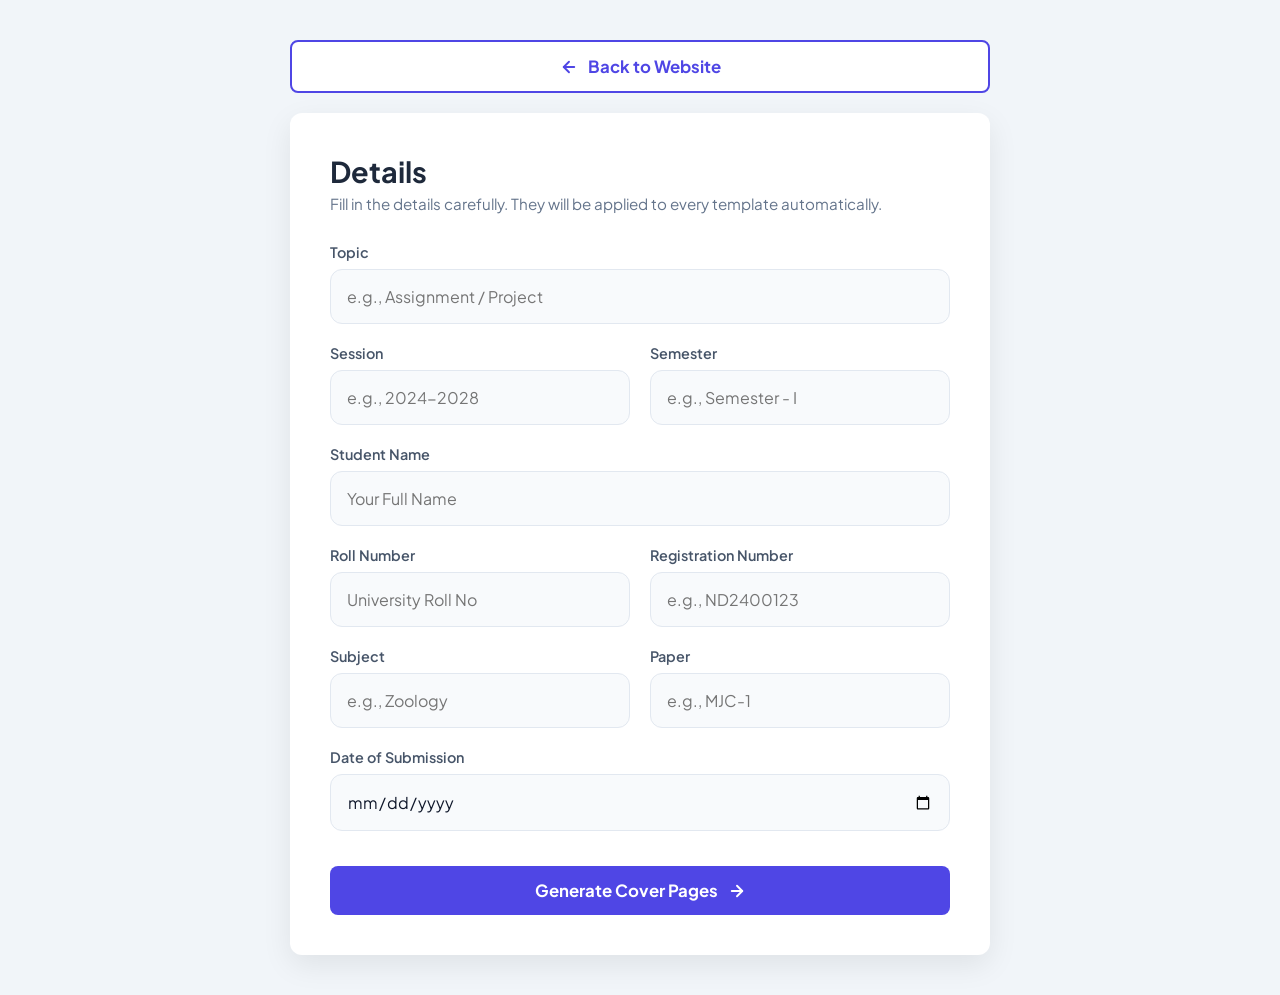
<file: cover-page.html>
<!DOCTYPE html>
<html lang="en" data-theme="light">
<head>
    <meta charset="UTF-8">
    <meta name="viewport" content="width=device-width, initial-scale=1.0">
    <meta name="description" content="Generate a premium A4 cover page for your ND College assignments, practicals, and project files.">
    <meta name="theme-color" content="#4f46e5">
    <meta name="robots" content="noindex">
    <title>Generate Cover Page | ND College</title>

    <link rel="icon" type="image/png" href="logo.png">

    <script>
        (function () {
            try {
                const savedTheme = localStorage.getItem('theme');
                const systemPrefersDark = window.matchMedia && window.matchMedia('(prefers-color-scheme: dark)').matches;

                if (savedTheme === 'dark' || savedTheme === 'light') {
                    document.documentElement.setAttribute('data-theme', savedTheme);
                } else if (systemPrefersDark) {
                    document.documentElement.setAttribute('data-theme', 'dark');
                }
            } catch (e) { }
        })();
    </script>

    <link rel="preconnect" href="https://fonts.googleapis.com">
    <link rel="preconnect" href="https://fonts.gstatic.com" crossorigin>
    <link href="https://fonts.googleapis.com/css2?family=Plus+Jakarta+Sans:wght@400;500;600;700;800&display=swap" rel="stylesheet">

    <link rel="stylesheet" href="cover-page.css">
</head>
<body>

    <a href="#step-1" class="skip-link">Skip to form</a>

    <svg style="display:none" aria-hidden="true">
        <symbol id="sprite-arrow-left" viewBox="0 0 24 24"><line x1="19" y1="12" x2="5" y2="12"></line><polyline points="12 19 5 12 12 5"></polyline></symbol>
        <symbol id="sprite-arrow-right" viewBox="0 0 24 24"><line x1="5" y1="12" x2="19" y2="12"></line><polyline points="12 5 19 12 12 19"></polyline></symbol>
        <symbol id="sprite-edit" viewBox="0 0 24 24"><path d="M17 3a2.85 2.83 0 1 1 4 4L7.5 20.5 2 22l1.5-5.5Z"></path></symbol>
        <symbol id="sprite-printer" viewBox="0 0 24 24"><polyline points="6 9 6 2 18 2 18 9"></polyline><path d="M6 18H4a2 2 0 0 1-2-2v-5a2 2 0 0 1 2-2h16a2 2 0 0 1 2 2v5a2 2 0 0 1-2 2h-2"></path><rect x="6" y="14" width="12" height="8"></rect></symbol>
    </svg>

    <div class="main-container">

        <!-- ========================================== -->
        <!-- STEP 1: INPUT FORM                         -->
        <!-- ========================================== -->
        <div id="step-1" class="step-section active no-print" aria-hidden="false">
            
            <!-- PERFECT BUTTON DESIGN (No underline issues) -->
            <div style="width: 100%; max-width: 700px; margin-bottom: 20px;">
                <button type="button" class="btn-secondary" onclick="window.location.href='index.html'" style="margin-top: 0; width: 100%;">
                    <svg width="18" height="18" viewBox="0 0 24 24" fill="none" stroke="currentColor" stroke-width="2.5" stroke-linecap="round" stroke-linejoin="round" aria-hidden="true"><use href="#sprite-arrow-left"></use></svg>
                    Back to Website
                </button>
            </div>

            <div class="form-card">

                <h3>Details</h3>
                <p>Fill in the details carefully. They will be applied to every template automatically.</p>

                <div class="input-group">
                    <label for="in-topic">Topic</label>
                    <input type="text" id="in-topic" name="topic" placeholder="e.g., Assignment / Project" autocomplete="off">
                </div>

                <div class="input-row">
                    <div class="input-group">
                        <label for="in-session">Session</label>
                        <input type="text" id="in-session" name="session" placeholder="e.g., 2024-2028" autocomplete="off">
                    </div>
                    <div class="input-group">
                        <label for="in-sem">Semester</label>
                        <input type="text" id="in-sem" name="semester" placeholder="e.g., Semester - I" autocomplete="off">
                    </div>
                </div>

                <div class="input-group">
                    <label for="in-name">Student Name</label>
                    <input type="text" id="in-name" name="studentName" placeholder="Your Full Name" autocomplete="name">
                </div>

                <div class="input-row">
                    <div class="input-group">
                        <label for="in-roll">Roll Number</label>
                        <input type="text" id="in-roll" name="rollNumber" placeholder="University Roll No" autocomplete="off">
                    </div>
                    <div class="input-group">
                        <label for="in-reg">Registration Number</label>
                        <input type="text" id="in-reg" name="registrationNumber" placeholder="e.g., ND2400123" autocomplete="off">
                    </div>
                </div>

                <div class="input-row">
                    <div class="input-group">
                        <label for="in-subject">Subject</label>
                        <input type="text" id="in-subject" name="subject" placeholder="e.g., Zoology" autocomplete="off">
                    </div>
                    <div class="input-group">
                        <label for="in-paper">Paper</label>
                        <input type="text" id="in-paper" name="paper" placeholder="e.g., MJC-1" autocomplete="off">
                    </div>
                </div>

                <div class="input-group">
                    <label for="in-date">Date of Submission</label>
                    <input type="date" id="in-date" name="submissionDate">
                </div>

                <button type="button" id="generate-btn" class="btn-primary">Generate Cover Pages
                    <svg width="18" height="18" viewBox="0 0 24 24" fill="none" stroke="currentColor" stroke-width="2.5" stroke-linecap="round" stroke-linejoin="round" aria-hidden="true"><use href="#sprite-arrow-right"></use></svg>
                </button>
            </div>
        </div>

        <!-- ========================================== -->
        <!-- STEP 2: PLUG & PLAY MULTI-TEMPLATE PREVIEW -->
        <!-- ========================================== -->
        <div id="step-2" class="step-section" aria-hidden="true">

            <!-- UPDATED LARGE EDIT BUTTON -->
            <div class="action-buttons no-print" style="width: 100%; max-width: 210mm; margin-bottom: 30px;">
                <button type="button" id="edit-btn" class="btn-secondary" style="margin-top: 0; width: 100%;">
                    <svg width="18" height="18" viewBox="0 0 24 24" fill="none" stroke="currentColor" stroke-width="2.5" stroke-linecap="round" stroke-linejoin="round" aria-hidden="true"><use href="#sprite-edit"></use></svg>
                    Edit Details
                </button>
            </div>

            <!-- New templates can be dropped into this grid: one .template-wrapper block per design -->
            <div class="templates-grid">

                <!-- ============================== -->
                <!-- TEMPLATE 1 (page-1-style)      -->
                <!-- ============================== -->
                <div class="template-wrapper">
                    <span class="template-label no-print">Template 1 &mdash; Classic Gold</span>
                    <div class="a4-scale-wrapper">
                        <div class="a4-sheet page-1-style">
                            <div class="sheet-border">

                                <span class="corner corner-tl"></span>
                                <span class="corner corner-tr"></span>
                                <span class="corner corner-bl"></span>
                                <span class="corner corner-br"></span>
                                <img src="logo.png" alt="" class="watermark" aria-hidden="true">

                                <div class="college-header">
                                    <div class="logo-placeholder">
                                        <img src="logo.png" alt="ND College Logo" class="cover-logo-img">
                                    </div>
                                    <h1>ND College, Purnea</h1>
                                    <div class="header-divider"><span></span><i></i><span></span></div>
                                    <p>Affiliated to Purnea University, Purnea</p>
                                </div>

                                <div class="title-section">
                                    <span class="eyebrow">Presenting the Topic</span>
                                    <h2 class="out-topic">Topic Name Here</h2>
                                    <h3 class="out-session">Session: 2024-2028</h3>
                                </div>

                                <div class="details-section">
                                    <table class="premium-table">
                                        <tr><td class="label">Name</td><td class="colon">:</td><td class="value out-name">Student Name</td></tr>
                                        <tr><td class="label">Semester</td><td class="colon">:</td><td class="value out-sem">Semester</td></tr>
                                        <tr><td class="label">Roll Number</td><td class="colon">:</td><td class="value out-roll">Roll Number</td></tr>
                                        <tr><td class="label">Registration No</td><td class="colon">:</td><td class="value out-reg">Registration No</td></tr>
                                        <tr><td class="label">Subject</td><td class="colon">:</td><td class="value out-subject">Subject Name</td></tr>
                                        <tr><td class="label">Paper</td><td class="colon">:</td><td class="value out-paper">Paper Name</td></tr>
                                    </table>
                                </div>

                                <div class="footer-section">
                                    <div class="footer-left">
                                        <div class="date-box">
                                            <span class="label">Date:</span>
                                            <span class="value out-date">DD / MM / YYYY</span>
                                        </div>
                                    </div>
                                    <div class="footer-right">
                                        <div class="signature-line">Signature of Teacher</div>
                                    </div>
                                </div>

                            </div>
                        </div>
                    </div>

                    <button type="button" class="btn-primary no-print print-btn" onclick="printTemplate(this)">
                        <svg width="18" height="18" viewBox="0 0 24 24" fill="none" stroke="currentColor" stroke-width="2" stroke-linecap="round" stroke-linejoin="round" aria-hidden="true"><use href="#sprite-printer"></use></svg>
                        Print or Save
                    </button>
                </div>
                <!-- TEMPLATE 1 END -->

                <!-- ============================== -->
                <!-- TEMPLATE 2 (page-2-style)      -->
                <!-- ============================== -->
                <div class="template-wrapper">
                    <span class="template-label no-print">Template 2 &mdash; Modern Minimal</span>
                    <div class="a4-scale-wrapper">
                        <div class="a4-sheet page-2-style">
                            <div class="sheet-border">

                                <span class="side-accent" aria-hidden="true"></span>

                                <div class="college-header">
                                    <div class="logo-placeholder">
                                        <img src="logo.png" alt="ND College Logo" class="cover-logo-img">
                                    </div>
                                    <div class="college-header-text">
                                        <h1>ND College, Purnea</h1>
                                        <p>Affiliated to Purnea University, Purnea</p>
                                    </div>
                                </div>

                                <div class="title-band">
                                    <span class="eyebrow">Presenting the Topic</span>
                                    <h2 class="out-topic">Topic Name Here</h2>
                                    <h3 class="out-session">Session: 2024-2028</h3>
                                </div>

                                <div class="details-section">
                                    <div class="detail-grid">
                                        <div class="detail-card"><span class="label">Name</span><span class="value out-name">Student Name</span></div>
                                        <div class="detail-card"><span class="label">Semester</span><span class="value out-sem">Semester</span></div>
                                        <div class="detail-card"><span class="label">Roll Number</span><span class="value out-roll">Roll Number</span></div>
                                        <div class="detail-card"><span class="label">Registration No</span><span class="value out-reg">Registration No</span></div>
                                        <div class="detail-card"><span class="label">Subject</span><span class="value out-subject">Subject Name</span></div>
                                        <div class="detail-card"><span class="label">Paper</span><span class="value out-paper">Paper Name</span></div>
                                    </div>
                                </div>

                                <div class="footer-section">
                                    <div class="date-box">
                                        <span class="label">Date of Submission</span>
                                        <span class="value out-date">DD / MM / YYYY</span>
                                    </div>
                                    <div class="signature-line">Signature of Teacher</div>
                                </div>

                            </div>
                        </div>
                    </div>

                    <button type="button" class="btn-primary no-print print-btn" onclick="printTemplate(this)">
                        <svg width="18" height="18" viewBox="0 0 24 24" fill="none" stroke="currentColor" stroke-width="2" stroke-linecap="round" stroke-linejoin="round" aria-hidden="true"><use href="#sprite-printer"></use></svg>
                        Print or Save
                    </button>
                </div>
                <!-- TEMPLATE 2 END -->

            </div>
        </div>

    </div>

    <script src="cover-page.js" defer></script>
</body>
</html>
</file>
<file: cover-page.css>
* {
    margin: 0;
    padding: 0;
    box-sizing: border-box;
    font-family: 'Plus Jakarta Sans', sans-serif;
    -webkit-tap-highlight-color: transparent;
}

body {
    background-color: #f1f5f9;
    color: #0f172a;
}

a, button { outline: none; }
a:focus-visible, button:focus-visible { outline: 2px solid #4f46e5; outline-offset: 3px; border-radius: 4px; }
svg { display: block; flex-shrink: 0; }

@media (prefers-reduced-motion: reduce) {
    *, *::before, *::after {
        animation-duration: 0.01ms !important;
        animation-iteration-count: 1 !important;
        transition-duration: 0.01ms !important;
    }
}

.skip-link {
    position: absolute;
    top: -60px;
    left: 10px;
    background: #4f46e5;
    color: #fff;
    padding: 12px 20px;
    border-radius: 0 0 8px 8px;
    font-weight: 700;
    text-decoration: none;
    z-index: 2000;
    transition: top 0.2s ease;
}
.skip-link:focus { top: 0; }

.top-bar {
    display: flex; justify-content: space-between; align-items: center;
    background: #ffffff; padding: 15px 30px;
    box-shadow: 0 4px 6px rgba(0,0,0,0.05); position: sticky; top: 0; z-index: 100;
}

.back-btn {
    background: none; border: none; font: inherit; cursor: pointer; text-decoration: none;
    color: #4f46e5; font-weight: 600; display: inline-flex; align-items: center; gap: 8px;
    padding: 8px 10px; border-radius: 8px; transition: 0.2s;
}
.back-btn:hover { background: rgba(79, 70, 229, 0.08); }
.top-bar h2 { font-size: 1.2rem; color: #1e293b; }

.main-container { padding: 40px 20px; display: flex; justify-content: center; width: 100%; }

.step-section { display: none; width: 100%; max-width: 1200px; animation: simpleFade 0.4s ease-in-out; }
.step-section.active { display: flex; flex-direction: column; align-items: center; }

@keyframes simpleFade {
    from { opacity: 0; }
    to { opacity: 1; }
}

.form-card { background: white; padding: 40px; border-radius: 12px; box-shadow: 0 10px 30px rgba(0,0,0,0.08); width: 100%; max-width: 700px; margin: 0 auto; }
.form-card h3 { font-size: 1.8rem; margin-bottom: 5px; color: #1e293b; }
.form-card p { color: #64748b; margin-bottom: 30px; font-size: 0.95rem; }

.input-group { display: flex; flex-direction: column; margin-bottom: 20px; width: 100%; }
.input-row { display: flex; gap: 20px; }
label { font-size: 0.9rem; font-weight: 600; margin-bottom: 8px; color: #475569; }

input {
    padding: 16px; border: 1px solid #e2e8f0; border-radius: 12px;
    font-size: 1rem; transition: 0.3s; background: #f8fafc; color: #0f172a; width: 100%;
}
input:hover { border-color: #4f46e5; }
input:focus, input:focus-visible { outline: none; border-color: #4f46e5; background: white; box-shadow: none; }

.field-error { border-color: #ef4444 !important; animation: shakeError 0.3s ease; }
@keyframes shakeError {
    0%, 100% { transform: translateX(0); }
    25% { transform: translateX(-4px); }
    75% { transform: translateX(4px); }
}

.btn-primary, .btn-secondary {
    padding: 14px 24px; border-radius: 8px; font-size: 1.05rem; font-weight: 700; cursor: pointer; transition: 0.3s;
    display: inline-flex; justify-content: center; align-items: center; gap: 10px;
}
.btn-primary { width: 100%; background: #4f46e5; color: white; border: none; margin-top: 15px; }
.btn-primary:hover { background: #4338ca; box-shadow: 0 5px 15px rgba(79, 70, 229, 0.3); }
.btn-secondary { background: white; color: #4f46e5; border: 2px solid #4f46e5; width: 100%; }
.btn-secondary:hover { background: #f1f5f9; border-color: #4338ca; color: #4338ca; }

.action-buttons { display: flex; gap: 20px; margin-bottom: 30px; width: 100%; justify-content: center; }

/* DARK THEME */
[data-theme="dark"] body { background-color: #0f172a; color: #f8fafc; }
[data-theme="dark"] .top-bar { background: #1e293b; box-shadow: 0 4px 6px rgba(0,0,0,0.2); }
[data-theme="dark"] .top-bar h2 { color: #f8fafc; }
[data-theme="dark"] .back-btn { color: #6366f1; }
[data-theme="dark"] .back-btn:hover { background: rgba(99, 102, 241, 0.1); }
[data-theme="dark"] .form-card { background: #1e293b; box-shadow: 0 10px 30px rgba(0,0,0,0.3); }
[data-theme="dark"] .form-card h3 { color: #f8fafc; }
[data-theme="dark"] .form-card p { color: #94a3b8; }
[data-theme="dark"] label { color: #cbd5e1; }
[data-theme="dark"] input { background: #0f172a; border-color: #334155; color: #f8fafc; }
[data-theme="dark"] input:hover { border-color: #6366f1; }
[data-theme="dark"] input:focus, [data-theme="dark"] input:focus-visible { background: #1e293b; border-color: #6366f1; }
[data-theme="dark"] .btn-primary { background: #6366f1; }
[data-theme="dark"] .btn-primary:hover { background: #4f46e5; box-shadow: 0 5px 15px rgba(99, 102, 241, 0.3); }
[data-theme="dark"] .btn-secondary { background: #1e293b; color: #6366f1; border-color: #6366f1; }
[data-theme="dark"] .btn-secondary:hover { background: #0f172a; border-color: #818cf8; color: #818cf8; }

/* ============================================== */
/* PLUG AND PLAY TEMPLATES GRID                   */
/* ============================================== */
:root {
    --navy: #0b2545; --navy-soft: #1d3a5f; --gold: #b8860b; --gold-soft: #c9a63f; --paper: #fffdf8;
    --teal: #0d9488; --teal-soft: #14b8a6; --slate: #1e293b; --paper-2: #ffffff;
}

.templates-grid {
    display: flex; flex-wrap: wrap; gap: 40px; justify-content: center; width: 100%;
}

.template-wrapper {
    display: flex; flex-direction: column; align-items: center; gap: 15px; width: 100%; max-width: 210mm;
}

.a4-scale-wrapper {
    width: 100%; max-width: 210mm; margin: 0 auto; overflow: hidden;
}

.a4-sheet {
    width: 210mm; height: 297mm; box-shadow: 0 15px 50px rgba(0,0,0,0.15); padding: 10mm; position: relative;
}

.template-label {
    font-size: 0.85rem; font-weight: 700; color: #64748b; text-transform: uppercase; letter-spacing: 1px;
}

/* ============================================== */
/* TEMPLATE 1 STYLES (.page-1-style)               */
/* ============================================== */
.page-1-style { background: var(--paper); }
.page-1-style .sheet-border {
    border: 2.5px solid var(--gold); outline: 1.5px solid var(--navy); outline-offset: -7px;
    height: 100%; padding: 40px 50px; display: flex; flex-direction: column; position: relative; overflow: hidden; font-family: 'Times New Roman', Times, serif; color: var(--navy);
}

.page-1-style .corner { position: absolute; width: 26px; height: 26px; border: none; z-index: 2; pointer-events: none; }
.page-1-style .corner::before, .page-1-style .corner::after { content: ""; position: absolute; background: var(--gold); }
.page-1-style .corner-tl { top: 14px; left: 14px; }
.page-1-style .corner-tr { top: 14px; right: 14px; transform: rotate(90deg); }
.page-1-style .corner-bl { bottom: 14px; left: 14px; transform: rotate(-90deg); }
.page-1-style .corner-br { bottom: 14px; right: 14px; transform: rotate(180deg); }
.page-1-style .corner::before { top: 0; left: 0; width: 100%; height: 2.5px; }
.page-1-style .corner::after { top: 0; left: 0; width: 2.5px; height: 100%; }

.page-1-style .watermark {
    position: absolute; top: 62%; left: 50%; width: 260px; height: 260px; transform: translate(-50%, -50%);
    opacity: 0.045; filter: grayscale(100%); z-index: 0; pointer-events: none;
}

.page-1-style .college-header, .page-1-style .title-section, .page-1-style .details-section, .page-1-style .footer-section { position: relative; z-index: 1; }
.page-1-style .college-header { text-align: center; margin-bottom: 26px; }
.page-1-style .logo-placeholder { width: 88px; height: 88px; display: flex; align-items: center; justify-content: center; margin: 0 auto 14px; }
.page-1-style .cover-logo-img { width: 100%; height: 100%; object-fit: contain; }
.page-1-style .college-header h1 { font-size: 2.5rem; font-weight: 800; letter-spacing: 1.5px; color: var(--navy); margin-bottom: 10px; }
.page-1-style .header-divider { display: flex; align-items: center; justify-content: center; gap: 10px; margin: 0 auto 10px; width: 60%; }
.page-1-style .header-divider span { flex: 1; height: 1.5px; background: var(--gold); }
.page-1-style .header-divider i { width: 6px; height: 6px; background: var(--gold); transform: rotate(45deg); display: block; }
.page-1-style .college-header p { font-size: 1rem; font-weight: 700; text-transform: uppercase; letter-spacing: 1.5px; color: var(--gold); }

.page-1-style .title-section { text-align: center; margin-bottom: 40px; padding: 22px 20px 26px; border-top: 1.5px solid var(--gold); border-bottom: 1.5px solid var(--gold); }
.page-1-style .eyebrow { display: block; font-family: 'Plus Jakarta Sans', sans-serif; font-size: 0.75rem; font-weight: 700; text-transform: uppercase; letter-spacing: 3px; color: var(--gold); margin-bottom: 10px; }
.page-1-style .title-section h2 { font-size: 2rem; font-weight: 900; text-transform: uppercase; color: var(--navy); margin-bottom: 10px; line-height: 1.3; }
.page-1-style .title-section h3 { font-size: 1.3rem; font-weight: 400; font-style: italic; color: var(--navy-soft); }

.page-1-style .details-section { width: 100%; flex-grow: 1; padding: 0 15px; }
.page-1-style .premium-table { width: 100%; font-size: 1.3rem; border-collapse: separate; border-spacing: 0 18px; }
.page-1-style .premium-table td { vertical-align: bottom; }
.page-1-style .premium-table .label { font-weight: bold; width: 35%; padding-left: 15px; color: var(--navy); }
.page-1-style .premium-table .colon { font-weight: bold; width: 25px; text-align: center; color: var(--gold); }
.page-1-style .premium-table .value { border-bottom: 1.5px dashed var(--gold-soft); font-weight: normal; font-style: italic; padding-left: 15px; padding-bottom: 3px; color: #1a1a1a; }

.page-1-style .footer-section { display: flex; justify-content: space-between; align-items: flex-end; width: 100%; margin-top: 26px; padding-top: 26px; font-size: 1.15rem; font-weight: bold; }
.page-1-style .date-box .label { margin-right: 10px; color: var(--navy); }
.page-1-style .date-box .value { border-bottom: 1.5px dashed var(--gold-soft); display: inline-block; min-width: 150px; font-style: italic; font-weight: normal; text-align: center; color: #1a1a1a; }
.page-1-style .signature-line { border-top: 1.5px solid var(--gold); width: 220px; text-align: center; padding-top: 8px; color: var(--navy); font-size: 0.95rem; letter-spacing: 0.5px; }

/* ============================================== */
/* TEMPLATE 2 STYLES (.page-2-style) - Modern Minimal */
/* ============================================== */
.page-2-style { background: var(--paper-2); }
.page-2-style .sheet-border {
    height: 100%; display: flex; flex-direction: column; position: relative; overflow: hidden;
    font-family: 'Plus Jakarta Sans', sans-serif; color: var(--slate); border: 1px solid #e2e8f0;
}

.page-2-style .side-accent {
    position: absolute; top: 0; left: 0; width: 14px; height: 100%; background: linear-gradient(180deg, var(--teal), var(--teal-soft));
}

.page-2-style .college-header {
    display: flex; align-items: center; gap: 20px; padding: 46px 50px 30px 64px; position: relative; z-index: 1;
}
.page-2-style .logo-placeholder { width: 70px; height: 70px; flex-shrink: 0; }
.page-2-style .cover-logo-img { width: 100%; height: 100%; object-fit: contain; }
.page-2-style .college-header-text h1 { font-size: 1.7rem; font-weight: 800; color: var(--slate); }
.page-2-style .college-header-text p { font-size: 0.85rem; font-weight: 600; color: var(--teal); text-transform: uppercase; letter-spacing: 1px; margin-top: 4px; }

.page-2-style .title-band {
    margin: 10px 50px 0 64px; padding: 34px 0; border-top: 3px solid var(--slate); position: relative; z-index: 1;
}
.page-2-style .eyebrow { display: block; font-size: 0.75rem; font-weight: 700; text-transform: uppercase; letter-spacing: 3px; color: var(--teal); margin-bottom: 12px; }
.page-2-style .title-band h2 { font-size: 2.1rem; font-weight: 800; color: var(--slate); line-height: 1.25; margin-bottom: 10px; }
.page-2-style .title-band h3 { font-size: 1.1rem; font-weight: 500; color: #64748b; }

.page-2-style .details-section { flex-grow: 1; padding: 34px 50px 0 64px; position: relative; z-index: 1; }
.page-2-style .detail-grid { display: grid; grid-template-columns: 1fr 1fr; gap: 22px 30px; }
.page-2-style .detail-card { border-left: 3px solid var(--teal-soft); padding-left: 14px; }
.page-2-style .detail-card .label { display: block; font-size: 0.72rem; font-weight: 700; text-transform: uppercase; letter-spacing: 1px; color: #94a3b8; margin-bottom: 4px; }
.page-2-style .detail-card .value { display: block; font-size: 1.15rem; font-weight: 600; color: var(--slate); }

.page-2-style .footer-section {
    display: flex; justify-content: space-between; align-items: flex-end; margin: 30px 50px 46px 64px;
    padding-top: 24px; border-top: 1px solid #e2e8f0; position: relative; z-index: 1;
}
.page-2-style .date-box .label { display: block; font-size: 0.72rem; font-weight: 700; text-transform: uppercase; letter-spacing: 1px; color: #94a3b8; margin-bottom: 4px; }
.page-2-style .date-box .value { font-size: 1.05rem; font-weight: 600; color: var(--slate); }
.page-2-style .signature-line { border-top: 1.5px solid var(--slate); width: 200px; text-align: center; padding-top: 8px; color: var(--slate); font-size: 0.85rem; letter-spacing: 0.5px; }

/* ============================================== */
/* PRINT MEDIA QUERIES (SMART PRINTING)           */
/* ============================================== */
@media print {
    @page { size: A4; margin: 0; }
    html, body { width: 210mm; height: 297mm; }
    body { background: white; -webkit-print-color-adjust: exact; print-color-adjust: exact; }

    .no-print { display: none !important; }
    .main-container { padding: 0; }

    /* Hide every template by default */
    .template-wrapper { display: none; }

    /* Only show the wrapper whose print button was clicked (or the default from beforeprint) */
    .template-wrapper.print-active { display: block; }

    .template-wrapper.print-active .a4-sheet {
        box-shadow: none; width: 210mm; height: 297mm; padding: 10mm; margin: 0; transform: none !important;
    }

    .a4-scale-wrapper { height: auto !important; overflow: visible !important; }
}

@media screen and (max-width: 768px) {
    .input-row { flex-direction: column; gap: 0; }
    .action-buttons { flex-direction: column; }
    .a4-sheet { transform-origin: top left; }
    .page-2-style .college-header { padding: 36px 30px 24px 44px; }
    .page-2-style .title-band { margin: 10px 30px 0 44px; }
    .page-2-style .details-section { padding: 30px 30px 0 44px; }
    .page-2-style .footer-section { margin: 24px 30px 36px 44px; }
    .page-2-style .detail-grid { grid-template-columns: 1fr; }
}
</file>
